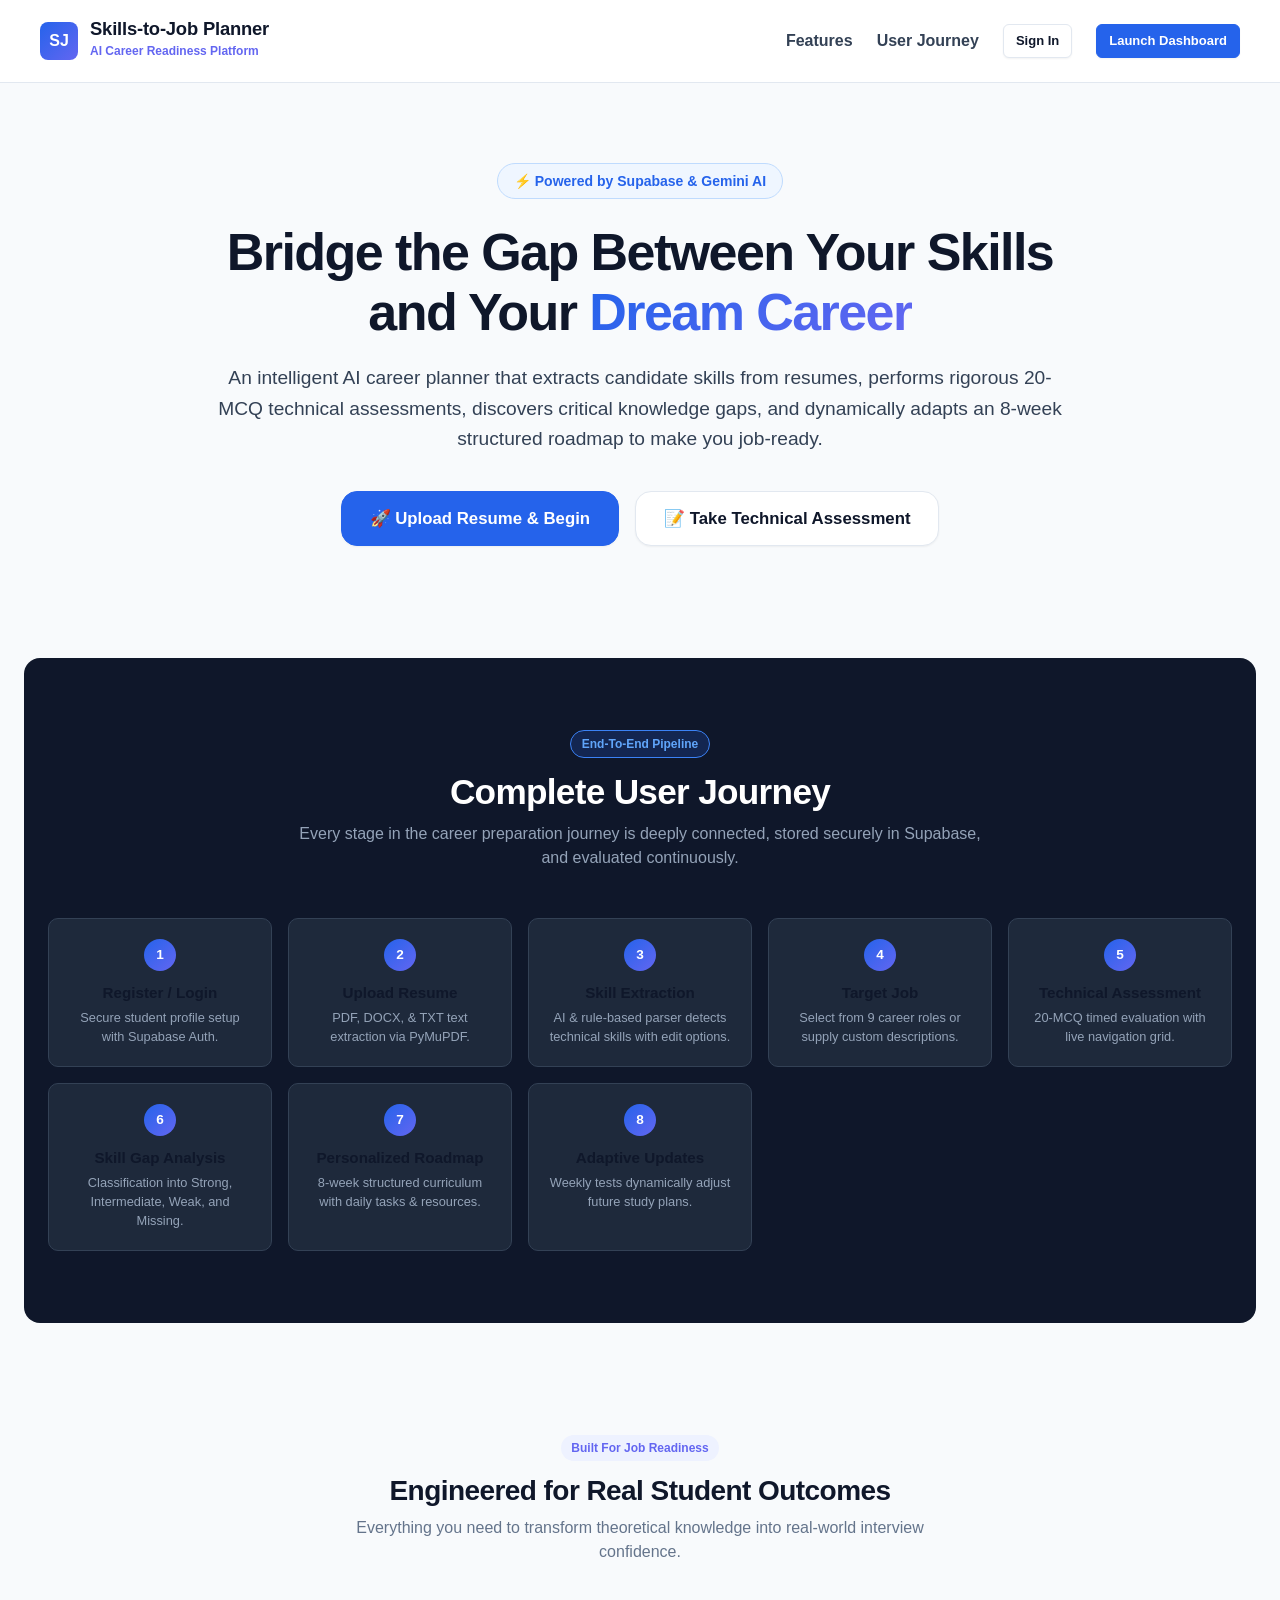
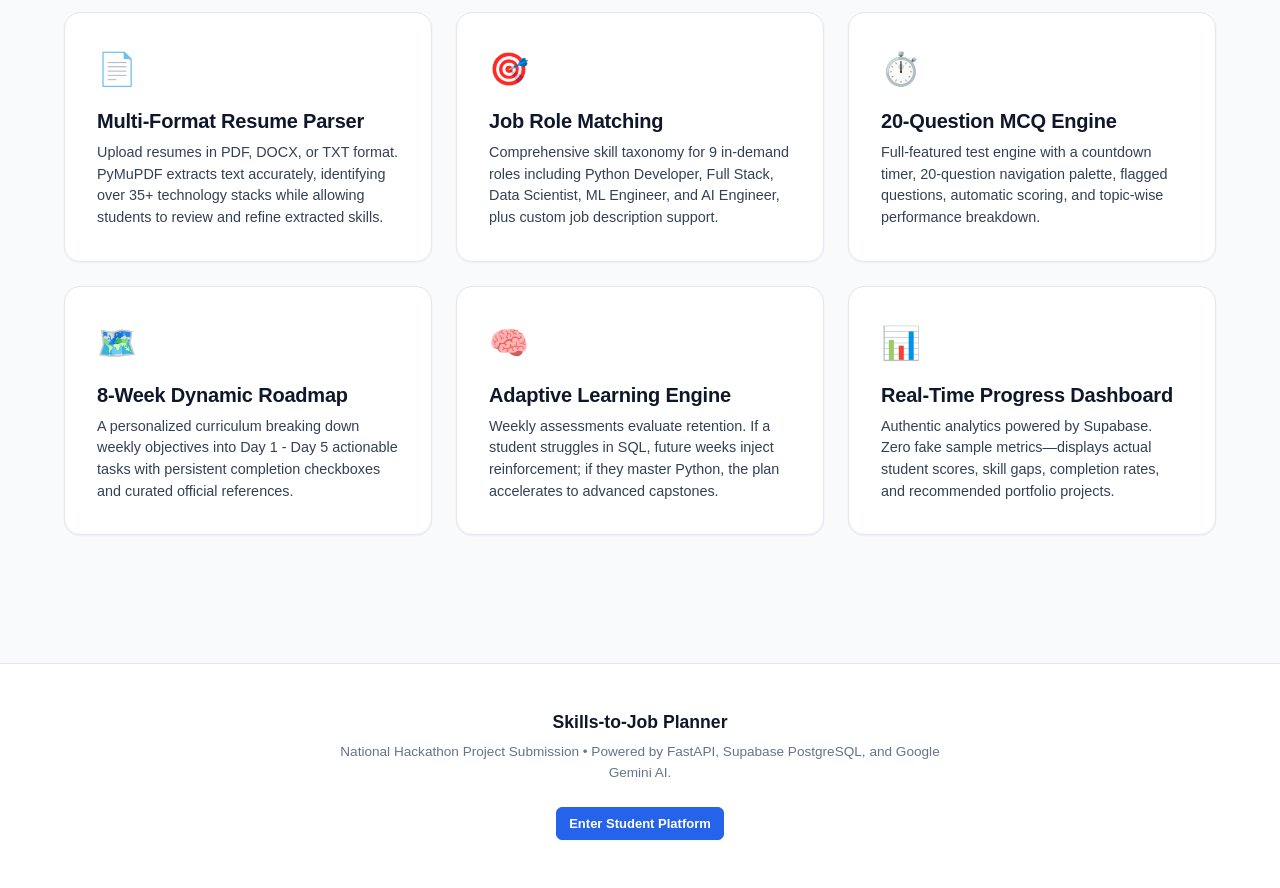
<file: frontend/index.html>
<!DOCTYPE html>
<html lang="en">
<head>
    <meta charset="UTF-8">
    <meta name="viewport" content="width=device-width, initial-scale=1.0">
    <title>Skills-to-Job Planner | AI Career Readiness Platform</title>
    <link rel="stylesheet" href="css/style.css">
    <style>
        /* Landing Page Specific Enhancements */
        .hero {
            padding: 5rem 1.5rem 4rem 1.5rem;
            text-align: center;
            max-width: 900px;
            margin: 0 auto;
        }
        .hero-badge {
            display: inline-flex;
            align-items: center;
            gap: 0.5rem;
            background-color: var(--primary-light);
            color: var(--primary);
            padding: 0.4rem 1rem;
            border-radius: var(--radius-full);
            font-size: 0.875rem;
            font-weight: 700;
            margin-bottom: 1.5rem;
            border: 1px solid var(--primary-border);
        }
        .hero-title {
            font-size: 3.25rem;
            font-weight: 800;
            line-height: 1.15;
            color: var(--text-primary);
            margin-bottom: 1.25rem;
            letter-spacing: -0.03em;
        }
        .hero-title span {
            background: linear-gradient(135deg, var(--primary) 0%, var(--violet) 100%);
            -webkit-background-clip: text;
            -webkit-text-fill-color: transparent;
        }
        .hero-subtitle {
            font-size: 1.2rem;
            color: var(--text-secondary);
            margin-bottom: 2.25rem;
            line-height: 1.6;
        }
        .hero-actions {
            display: flex;
            align-items: center;
            justify-content: center;
            gap: 1rem;
            flex-wrap: wrap;
        }
        .nav-header {
            display: flex;
            align-items: center;
            justify-content: space-between;
            padding: 1.25rem 2.5rem;
            background-color: var(--bg-surface);
            border-bottom: 1px solid var(--border);
            position: sticky;
            top: 0;
            z-index: 100;
        }
        .journey-section {
            background-color: #0f172a;
            color: #ffffff;
            padding: 4.5rem 1.5rem;
            border-radius: var(--radius-lg);
            margin: 3rem 1.5rem;
        }
        .journey-step-card {
            background-color: #1e293b;
            border: 1px solid #334155;
            border-radius: var(--radius-md);
            padding: 1.25rem;
            color: #ffffff;
            text-align: center;
            transition: var(--transition);
        }
        .journey-step-card:hover {
            border-color: var(--primary);
            transform: translateY(-2px);
        }
        .step-number {
            width: 32px;
            height: 32px;
            border-radius: 50%;
            background: linear-gradient(135deg, var(--primary) 0%, var(--violet) 100%);
            color: #fff;
            display: flex;
            align-items: center;
            justify-content: center;
            margin: 0 auto 0.75rem auto;
            font-weight: 700;
            font-size: 0.85rem;
        }
        .features-grid {
            display: grid;
            grid-template-columns: repeat(auto-fit, minmax(280px, 1fr));
            gap: 1.5rem;
            margin-top: 2.5rem;
        }
        .feature-card {
            background-color: var(--bg-surface);
            border: 1px solid var(--border);
            border-radius: var(--radius-lg);
            padding: 2rem;
            box-shadow: var(--shadow-sm);
        }
        .feature-icon {
            font-size: 2rem;
            margin-bottom: 1rem;
            display: inline-block;
        }
    </style>
</head>
<body>

    <!-- Header Navigation -->
    <header class="nav-header">
        <div style="display: flex; align-items: center; gap: 0.75rem;">
            <div class="brand-logo" style="width: 38px; height: 38px; border-radius: 8px; background: linear-gradient(135deg, #2563eb, #6366f1); display: flex; align-items: center; justify-content: center; color: #fff; font-weight: 800;">
                SJ
            </div>
            <div>
                <h3 style="font-size: 1.15rem; font-weight: 800; line-height: 1;">Skills-to-Job Planner</h3>
                <span style="font-size: 0.75rem; color: var(--violet); font-weight: 600;">AI Career Readiness Platform</span>
            </div>
        </div>

        <nav style="display: flex; align-items: center; gap: 1.5rem;">
            <a href="#features" style="font-weight: 600; color: var(--text-secondary);">Features</a>
            <a href="#journey" style="font-weight: 600; color: var(--text-secondary);">User Journey</a>
            <a href="auth.html" class="btn btn-secondary btn-sm">Sign In</a>
            <a href="dashboard.html" class="btn btn-primary btn-sm">Launch Dashboard</a>
        </nav>
    </header>

    <!-- Hero Section -->
    <section class="hero">
        <div class="hero-badge">
            ⚡ Powered by Supabase & Gemini AI
        </div>
        <h1 class="hero-title">
            Bridge the Gap Between Your Skills and Your <span>Dream Career</span>
        </h1>
        <p class="hero-subtitle">
            An intelligent AI career planner that extracts candidate skills from resumes, performs rigorous 20-MCQ technical assessments, discovers critical knowledge gaps, and dynamically adapts an 8-week structured roadmap to make you job-ready.
        </p>
        <div class="hero-actions">
            <a href="dashboard.html#resume" class="btn btn-primary btn-lg">
                🚀 Upload Resume & Begin
            </a>
            <a href="dashboard.html#assessment" class="btn btn-secondary btn-lg">
                📝 Take Technical Assessment
            </a>
        </div>
    </section>

    <!-- Complete User Journey Section -->
    <section id="journey" class="journey-section">
        <div style="text-align: center; max-width: 700px; margin: 0 auto 3rem auto;">
            <span class="badge badge-primary" style="background: rgba(37,99,235,0.2); color: #60a5fa; border: 1px solid #3b82f6;">End-to-End Pipeline</span>
            <h2 style="color: #fff; margin-top: 0.75rem; font-size: 2.2rem;">Complete User Journey</h2>
            <p style="color: #94a3b8; font-size: 1rem; margin-top: 0.5rem;">
                Every stage in the career preparation journey is deeply connected, stored securely in Supabase, and evaluated continuously.
            </p>
        </div>

        <div style="display: grid; grid-template-columns: repeat(auto-fit, minmax(200px, 1fr)); gap: 1rem;">
            <div class="journey-step-card">
                <div class="step-number">1</div>
                <h4 style="font-size: 0.95rem; margin-bottom: 0.35rem;">Register / Login</h4>
                <p style="font-size: 0.8rem; color: #94a3b8;">Secure student profile setup with Supabase Auth.</p>
            </div>
            <div class="journey-step-card">
                <div class="step-number">2</div>
                <h4 style="font-size: 0.95rem; margin-bottom: 0.35rem;">Upload Resume</h4>
                <p style="font-size: 0.8rem; color: #94a3b8;">PDF, DOCX, & TXT text extraction via PyMuPDF.</p>
            </div>
            <div class="journey-step-card">
                <div class="step-number">3</div>
                <h4 style="font-size: 0.95rem; margin-bottom: 0.35rem;">Skill Extraction</h4>
                <p style="font-size: 0.8rem; color: #94a3b8;">AI & rule-based parser detects technical skills with edit options.</p>
            </div>
            <div class="journey-step-card">
                <div class="step-number">4</div>
                <h4 style="font-size: 0.95rem; margin-bottom: 0.35rem;">Target Job</h4>
                <p style="font-size: 0.8rem; color: #94a3b8;">Select from 9 career roles or supply custom descriptions.</p>
            </div>
            <div class="journey-step-card">
                <div class="step-number">5</div>
                <h4 style="font-size: 0.95rem; margin-bottom: 0.35rem;">Technical Assessment</h4>
                <p style="font-size: 0.8rem; color: #94a3b8;">20-MCQ timed evaluation with live navigation grid.</p>
            </div>
            <div class="journey-step-card">
                <div class="step-number">6</div>
                <h4 style="font-size: 0.95rem; margin-bottom: 0.35rem;">Skill Gap Analysis</h4>
                <p style="font-size: 0.8rem; color: #94a3b8;">Classification into Strong, Intermediate, Weak, and Missing.</p>
            </div>
            <div class="journey-step-card">
                <div class="step-number">7</div>
                <h4 style="font-size: 0.95rem; margin-bottom: 0.35rem;">Personalized Roadmap</h4>
                <p style="font-size: 0.8rem; color: #94a3b8;">8-week structured curriculum with daily tasks & resources.</p>
            </div>
            <div class="journey-step-card">
                <div class="step-number">8</div>
                <h4 style="font-size: 0.95rem; margin-bottom: 0.35rem;">Adaptive Updates</h4>
                <p style="font-size: 0.8rem; color: #94a3b8;">Weekly tests dynamically adjust future study plans.</p>
            </div>
        </div>
    </section>

    <!-- Core Features Section -->
    <section id="features" style="max-width: 1200px; margin: 0 auto; padding: 4rem 1.5rem;">
        <div style="text-align: center; max-width: 600px; margin: 0 auto 3rem auto;">
            <span class="badge badge-violet">Built for Job Readiness</span>
            <h2 style="margin-top: 0.75rem;">Engineered for Real Student Outcomes</h2>
            <p style="margin-top: 0.5rem; color: var(--text-muted);">
                Everything you need to transform theoretical knowledge into real-world interview confidence.
            </p>
        </div>

        <div class="features-grid">
            <div class="feature-card">
                <div class="feature-icon">📄</div>
                <h3 style="margin-bottom: 0.5rem;">Multi-Format Resume Parser</h3>
                <p style="font-size: 0.9rem;">
                    Upload resumes in PDF, DOCX, or TXT format. PyMuPDF extracts text accurately, identifying over 35+ technology stacks while allowing students to review and refine extracted skills.
                </p>
            </div>
            <div class="feature-card">
                <div class="feature-icon">🎯</div>
                <h3 style="margin-bottom: 0.5rem;">Job Role Matching</h3>
                <p style="font-size: 0.9rem;">
                    Comprehensive skill taxonomy for 9 in-demand roles including Python Developer, Full Stack, Data Scientist, ML Engineer, and AI Engineer, plus custom job description support.
                </p>
            </div>
            <div class="feature-card">
                <div class="feature-icon">⏱️</div>
                <h3 style="margin-bottom: 0.5rem;">20-Question MCQ Engine</h3>
                <p style="font-size: 0.9rem;">
                    Full-featured test engine with a countdown timer, 20-question navigation palette, flagged questions, automatic scoring, and topic-wise performance breakdown.
                </p>
            </div>
            <div class="feature-card">
                <div class="feature-icon">🗺️</div>
                <h3 style="margin-bottom: 0.5rem;">8-Week Dynamic Roadmap</h3>
                <p style="font-size: 0.9rem;">
                    A personalized curriculum breaking down weekly objectives into Day 1 - Day 5 actionable tasks with persistent completion checkboxes and curated official references.
                </p>
            </div>
            <div class="feature-card">
                <div class="feature-icon">🧠</div>
                <h3 style="margin-bottom: 0.5rem;">Adaptive Learning Engine</h3>
                <p style="font-size: 0.9rem;">
                    Weekly assessments evaluate retention. If a student struggles in SQL, future weeks inject reinforcement; if they master Python, the plan accelerates to advanced capstones.
                </p>
            </div>
            <div class="feature-card">
                <div class="feature-icon">📊</div>
                <h3 style="margin-bottom: 0.5rem;">Real-Time Progress Dashboard</h3>
                <p style="font-size: 0.9rem;">
                    Authentic analytics powered by Supabase. Zero fake sample metrics—displays actual student scores, skill gaps, completion rates, and recommended portfolio projects.
                </p>
            </div>
        </div>
    </section>

    <!-- Footer -->
    <footer style="background-color: var(--bg-surface); border-top: 1px solid var(--border); padding: 3rem 1.5rem; text-align: center; margin-top: 4rem;">
        <div style="max-width: 600px; margin: 0 auto;">
            <h4 style="font-size: 1.1rem; font-weight: 800; color: var(--text-primary); margin-bottom: 0.5rem;">Skills-to-Job Planner</h4>
            <p style="font-size: 0.85rem; color: var(--text-muted); margin-bottom: 1.5rem;">
                National Hackathon Project Submission &bull; Powered by FastAPI, Supabase PostgreSQL, and Google Gemini AI.
            </p>
            <a href="dashboard.html" class="btn btn-primary btn-sm">Enter Student Platform</a>
        </div>
    </footer>

</body>
</html>
</file>
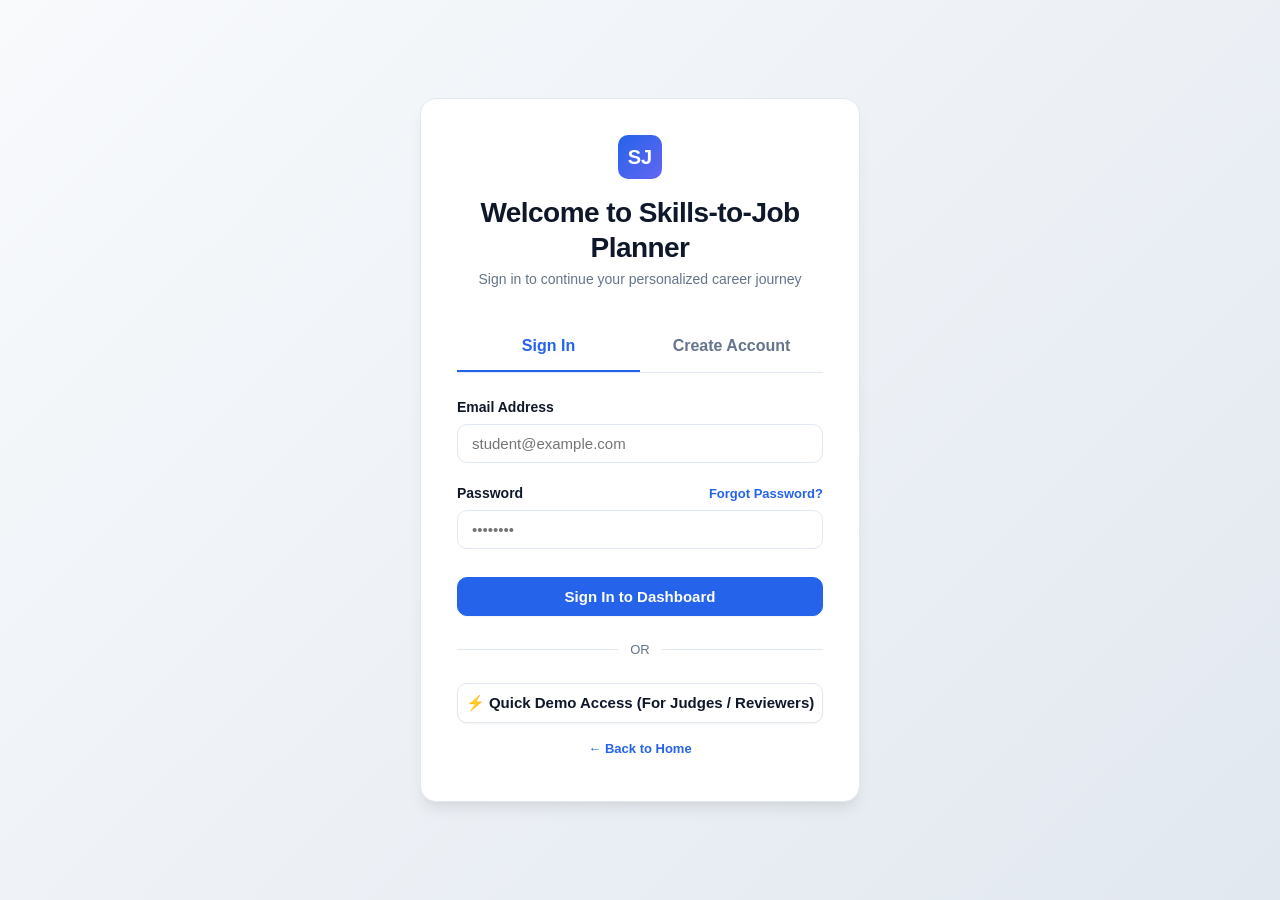
<file: frontend/auth.html>
<!DOCTYPE html>
<html lang="en">
<head>
    <meta charset="UTF-8">
    <meta name="viewport" content="width=device-width, initial-scale=1.0">
    <title>Sign In / Register | Skills-to-Job Planner</title>
    <link rel="stylesheet" href="css/style.css">
    <link rel="stylesheet" href="css/auth.css">
</head>
<body class="auth-page">

    <div class="auth-card">
        <div class="auth-header">
            <div class="brand-logo" style="width: 44px; height: 44px; border-radius: 10px; background: linear-gradient(135deg, #2563eb, #6366f1); display: flex; align-items: center; justify-content: center; color: #fff; font-weight: 800; font-size: 1.25rem;">
                SJ
            </div>
            <h2 id="auth-title" style="margin-top: 0.75rem;">Welcome to Skills-to-Job Planner</h2>
            <p id="auth-subtitle" style="font-size: 0.875rem; color: var(--text-muted); margin-top: 0.25rem;">Sign in to continue your personalized career journey</p>
        </div>

        <!-- Auth Tabs: Login vs Register -->
        <div class="auth-tabs">
            <div class="auth-tab active" id="tab-login" onclick="switchAuthTab('login')">Sign In</div>
            <div class="auth-tab" id="tab-register" onclick="switchAuthTab('register')">Create Account</div>
        </div>

        <!-- Login Form -->
        <form id="form-login" onsubmit="handleLogin(event)">
            <div class="form-group">
                <label class="form-label" for="login-email">Email Address</label>
                <input type="email" id="login-email" class="form-control" placeholder="student@example.com" required>
            </div>
            <div class="form-group">
                <div style="display: flex; justify-content: space-between; align-items: center; margin-bottom: 0.35rem;">
                    <label class="form-label" for="login-password" style="margin-bottom: 0;">Password</label>
                    <a href="javascript:void(0)" onclick="openForgotView()" id="link-forgot-password" style="font-size: 0.8125rem; color: var(--primary); font-weight: 600; text-decoration: none;">Forgot Password?</a>
                </div>
                <input type="password" id="login-password" class="form-control" placeholder="••••••••" required>
            </div>
            <button type="submit" id="btn-login-submit" class="btn btn-primary" style="width: 100%; margin-top: 0.5rem;">
                Sign In to Dashboard
            </button>
        </form>

        <!-- Register Form -->
        <form id="form-register" style="display: none;" onsubmit="handleRegister(event)">
            <div class="form-group">
                <label class="form-label" for="reg-name">Full Name</label>
                <input type="text" id="reg-name" class="form-control" placeholder="Alex Morgan" required>
            </div>
            <div class="form-group">
                <label class="form-label" for="reg-email">Email Address</label>
                <input type="email" id="reg-email" class="form-control" placeholder="alex@example.com" required>
            </div>
            <div class="form-group">
                <label class="form-label" for="reg-password">Password</label>
                <input type="password" id="reg-password" class="form-control" placeholder="Min. 6 characters" minlength="6" required>
            </div>
            <div class="form-group">
                <label class="form-label" for="reg-role">Target Career Role</label>
                <select id="reg-role" class="form-select">
                    <option value="Full Stack Developer">Full Stack Developer</option>
                    <option value="Python Developer">Python Developer</option>
                    <option value="Frontend Developer">Frontend Developer</option>
                    <option value="Backend Developer">Backend Developer</option>
                    <option value="Data Analyst">Data Analyst</option>
                    <option value="Data Scientist">Data Scientist</option>
                    <option value="Machine Learning Engineer">Machine Learning Engineer</option>
                    <option value="AI Engineer">AI Engineer</option>
                    <option value="Software Engineer">Software Engineer</option>
                </select>
            </div>
            <button type="submit" id="btn-reg-submit" class="btn btn-primary" style="width: 100%; margin-top: 0.5rem;">
                Create Account & Start Planning
            </button>
        </form>

        <!-- Forgot Password Flow -->
        <div id="auth-forgot-flow" style="display: none;">
            <!-- Step 1: Request Code -->
            <form id="form-forgot-step1" onsubmit="handleForgotPassword(event)">
                <div class="form-group">
                    <label class="form-label" for="forgot-email">Registered Email Address</label>
                    <input type="email" id="forgot-email" class="form-control" placeholder="student@example.com" required>
                    <p class="form-hint" style="margin-top: 0.4rem; font-size: 0.8125rem; color: var(--text-muted);">
                        Enter your registered email. We will generate a secure verification code to reset your account password.
                    </p>
                </div>
                <button type="submit" id="btn-forgot-send" class="btn btn-primary" style="width: 100%; margin-top: 0.5rem;">
                    Send Recovery Code
                </button>
                <button type="button" class="btn btn-outline btn-sm" onclick="cancelForgotView()" style="width: 100%; margin-top: 0.75rem;">
                    &larr; Back to Sign In
                </button>
            </form>

            <!-- Step 2: Enter Code & New Password -->
            <form id="form-forgot-step2" style="display: none;" onsubmit="handleResetPassword(event)">
                <div id="forgot-otp-banner" style="background: #eff6ff; border: 1px solid #bfdbfe; color: #1e40af; padding: 0.75rem; border-radius: var(--radius-md); font-size: 0.85rem; margin-bottom: 1.25rem;">
                    A verification code has been generated. Enter it below with your new password.
                </div>
                <div class="form-group">
                    <label class="form-label" for="reset-email">Email Address</label>
                    <input type="email" id="reset-email" class="form-control" readonly style="background-color: var(--bg-surface-alt); cursor: not-allowed;">
                </div>
                <div class="form-group">
                    <label class="form-label" for="reset-otp">Verification Code / OTP</label>
                    <input type="text" id="reset-otp" class="form-control" placeholder="e.g. 123456" required autocomplete="off">
                </div>
                <div class="form-group">
                    <label class="form-label" for="reset-new-password">New Password</label>
                    <input type="password" id="reset-new-password" class="form-control" placeholder="Min. 6 characters" minlength="6" required>
                </div>
                <div class="form-group">
                    <label class="form-label" for="reset-confirm-password">Confirm New Password</label>
                    <input type="password" id="reset-confirm-password" class="form-control" placeholder="Re-enter new password" minlength="6" required>
                </div>
                <button type="submit" id="btn-reset-submit" class="btn btn-success" style="width: 100%; margin-top: 0.5rem;">
                    Reset Password & Continue
                </button>
                <div style="display: flex; justify-content: space-between; margin-top: 1rem;">
                    <a href="javascript:void(0)" onclick="openForgotView()" style="font-size: 0.8125rem; color: var(--text-muted); text-decoration: none;">&larr; Request New Code</a>
                    <a href="javascript:void(0)" onclick="cancelForgotView()" style="font-size: 0.8125rem; color: var(--primary); font-weight: 600; text-decoration: none;">Back to Sign In</a>
                </div>
            </form>
        </div>

        <div id="auth-secondary-actions">
            <div class="auth-divider">OR</div>

            <!-- Quick Guest Demo Access for Judges -->
            <div style="display: flex; flex-direction: column; gap: 0.65rem;">
                <button type="button" class="btn btn-secondary" onclick="loginGuestDemo()" style="width: 100%;">
                    ⚡ Quick Demo Access (For Judges / Reviewers)
                </button>
                <a href="index.html" class="btn btn-outline btn-sm" style="width: 100%; border: none;">
                    &larr; Back to Home
                </a>
            </div>
        </div>
    </div>

    <script src="js/api.js"></script>
    <script>
        function switchAuthTab(tab) {
            const isLogin = tab === 'login';
            document.getElementById('tab-login').classList.toggle('active', isLogin);
            document.getElementById('tab-register').classList.toggle('active', !isLogin);
            document.getElementById('form-login').style.display = isLogin ? 'block' : 'none';
            document.getElementById('form-register').style.display = isLogin ? 'none' : 'block';
            document.getElementById('auth-title').innerText = isLogin ? 'Welcome to Skills-to-Job Planner' : 'Create Student Account';
            document.getElementById('auth-subtitle').innerText = isLogin ? 'Sign in to continue your personalized career journey' : 'Start your guided roadmap to job readiness';
        }

        async function handleLogin(e) {
            e.preventDefault();
            const btn = document.getElementById('btn-login-submit');
            const emailInput = document.getElementById('login-email');
            const passwordInput = document.getElementById('login-password');

            const email = emailInput.value.trim();
            const password = passwordInput.value;

            if (!email || !/^[^\s@]+@[^\s@]+\.[^\s@]+$/.test(email)) {
                showToast("Please enter a valid email address.", "warning");
                emailInput.focus();
                return;
            }

            if (!password) {
                showToast("Please enter your password.", "warning");
                passwordInput.focus();
                return;
            }

            btn.disabled = true;
            btn.innerText = "Signing in...";

            try {
                const res = await API.post('/api/auth/login', { email, password });
                API.setToken(res.access_token);
                API.setUser(res.user);
                showToast("Login successful! Redirecting...", "success");
                setTimeout(() => { window.location.href = "dashboard.html"; }, 800);
            } catch (err) {
                showToast(err.message || "Failed to sign in. Please verify your credentials.", "error");
                btn.disabled = false;
                btn.innerText = "Sign In to Dashboard";
            }
        }

        async function handleRegister(e) {
            e.preventDefault();
            const btn = document.getElementById('btn-reg-submit');
            const nameInput = document.getElementById('reg-name');
            const emailInput = document.getElementById('reg-email');
            const passwordInput = document.getElementById('reg-password');
            const roleInput = document.getElementById('reg-role');

            const fullName = nameInput.value.trim();
            const email = emailInput.value.trim();
            const password = passwordInput.value;
            const targetRole = roleInput.value;

            // Client-side validations
            if (!fullName || fullName.length < 2) {
                showToast("Please enter your full name (minimum 2 characters).", "warning");
                nameInput.focus();
                return;
            }

            if (!email || !/^[^\s@]+@[^\s@]+\.[^\s@]+$/.test(email)) {
                showToast("Please enter a valid email address.", "warning");
                emailInput.focus();
                return;
            }

            if (!password || password.length < 6) {
                showToast("Password must be at least 6 characters long.", "warning");
                passwordInput.focus();
                return;
            }

            btn.disabled = true;
            btn.innerText = "Creating account...";

            try {
                const res = await API.post('/api/auth/register', {
                    email,
                    password,
                    full_name: fullName,
                    target_role: targetRole
                });

                if (res.email_confirmation_required || !res.access_token) {
                    showToast(res.message || "Account created! Please check your email to confirm your account.", "info");
                    switchAuthTab('login');
                    document.getElementById('login-email').value = email;
                    document.getElementById('login-password').value = "";
                    btn.disabled = false;
                    btn.innerText = "Create Account & Start Planning";
                    return;
                }

                API.setToken(res.access_token);
                API.setUser(res.user);
                showToast("Account created successfully! Redirecting...", "success");
                setTimeout(() => { window.location.href = "dashboard.html"; }, 800);
            } catch (err) {
                showToast(err.message || "Registration failed.", "error");
                btn.disabled = false;
                btn.innerText = "Create Account & Start Planning";
            }
        }

        function loginGuestDemo() {
            // Instant demo account setup for evaluation
            const demoUser = {
                id: "guest-judge-session",
                email: "evaluator@hackathon.org",
                full_name: "Hackathon Judge",
                target_role: "Full Stack Developer"
            };
            API.setUser(demoUser);
            showToast("Entering platform in Judge Evaluation mode...", "info");
            setTimeout(() => { window.location.href = "dashboard.html"; }, 600);
        }

        // ==================== FORGOT & RESET PASSWORD FLOW ====================

        function openForgotView() {
            document.querySelector('.auth-tabs').style.display = 'none';
            document.getElementById('form-login').style.display = 'none';
            document.getElementById('form-register').style.display = 'none';
            document.getElementById('auth-secondary-actions').style.display = 'none';
            
            document.getElementById('auth-forgot-flow').style.display = 'block';
            document.getElementById('form-forgot-step1').style.display = 'block';
            document.getElementById('form-forgot-step2').style.display = 'none';

            document.getElementById('auth-title').innerText = 'Reset Your Password';
            document.getElementById('auth-subtitle').innerText = 'Enter your registered email to receive a recovery code';

            const currentLoginEmail = document.getElementById('login-email').value.trim();
            if (currentLoginEmail) {
                document.getElementById('forgot-email').value = currentLoginEmail;
            }
        }

        function cancelForgotView() {
            document.querySelector('.auth-tabs').style.display = 'flex';
            document.getElementById('auth-forgot-flow').style.display = 'none';
            document.getElementById('auth-secondary-actions').style.display = 'block';
            switchAuthTab('login');
        }

        async function handleForgotPassword(e) {
            e.preventDefault();
            const btn = document.getElementById('btn-forgot-send');
            const emailInput = document.getElementById('forgot-email');
            const email = emailInput.value.trim().toLowerCase();

            if (!email || !/^[^\s@]+@[^\s@]+\.[^\s@]+$/.test(email)) {
                showToast("Please enter a valid registered email address.", "warning");
                emailInput.focus();
                return;
            }

            btn.disabled = true;
            btn.innerText = "Generating recovery code...";

            try {
                const res = await API.post('/api/auth/forgot-password', { email });
                showToast(res.message || "Recovery code generated successfully!", "success");

                // Advance to step 2
                document.getElementById('form-forgot-step1').style.display = 'none';
                document.getElementById('form-forgot-step2').style.display = 'block';
                document.getElementById('reset-email').value = email;

                const banner = document.getElementById('forgot-otp-banner');
                if (res.otp) {
                    document.getElementById('reset-otp').value = res.otp;
                    banner.innerHTML = `✓ Verification code generated for <strong>${escapeHtml(email)}</strong>.<br>Code: <strong style="font-size: 1.1rem; color: #1e3a8a; letter-spacing: 2px;">${escapeHtml(res.otp)}</strong> (Auto-filled below for quick verification).`;
                    banner.style.display = 'block';
                } else {
                    banner.innerHTML = `Verification code sent to <strong>${escapeHtml(email)}</strong>. Please check your inbox.`;
                    banner.style.display = 'block';
                }

                document.getElementById('reset-new-password').focus();
            } catch (err) {
                showToast(err.message || "Could not generate recovery code. Please check your email.", "error");
            } finally {
                btn.disabled = false;
                btn.innerText = "Send Recovery Code";
            }
        }

        async function handleResetPassword(e) {
            e.preventDefault();
            const btn = document.getElementById('btn-reset-submit');
            const email = document.getElementById('reset-email').value.trim();
            const otp = document.getElementById('reset-otp').value.trim();
            const newPassword = document.getElementById('reset-new-password').value;
            const confirmPassword = document.getElementById('reset-confirm-password').value;

            if (!otp) {
                showToast("Please enter the verification code or recovery token.", "warning");
                document.getElementById('reset-otp').focus();
                return;
            }

            if (!newPassword || newPassword.length < 6) {
                showToast("New password must be at least 6 characters long.", "warning");
                document.getElementById('reset-new-password').focus();
                return;
            }

            if (newPassword !== confirmPassword) {
                showToast("Passwords do not match. Please re-enter.", "warning");
                document.getElementById('reset-confirm-password').focus();
                return;
            }

            btn.disabled = true;
            btn.innerText = "Updating password in Supabase...";

            try {
                const res = await API.post('/api/auth/reset-password', {
                    email,
                    token_or_otp: otp,
                    new_password: newPassword
                });

                showToast(res.message || "Password updated! You can now log in.", "success");

                // Switch back to login form with new credentials prefilled
                cancelForgotView();
                document.getElementById('login-email').value = email;
                document.getElementById('login-password').value = newPassword;
                document.getElementById('btn-login-submit').focus();

            } catch (err) {
                showToast(err.message || "Password reset failed.", "error");
            } finally {
                btn.disabled = false;
                btn.innerText = "Reset Password & Continue";
            }
        }
    </script>
</body>
</html>
</file>
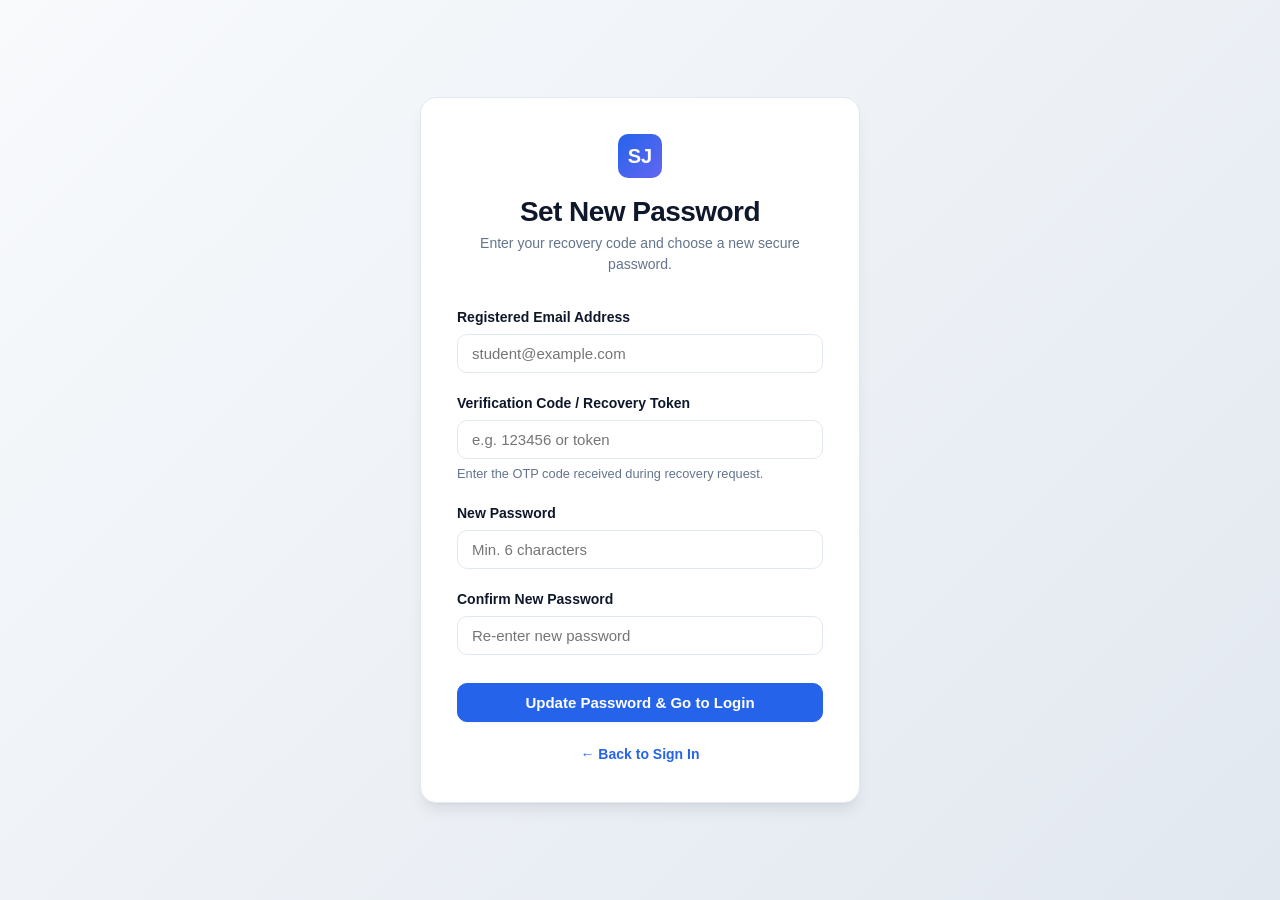
<file: frontend/reset-password.html>
<!DOCTYPE html>
<html lang="en">
<head>
    <meta charset="UTF-8">
    <meta name="viewport" content="width=device-width, initial-scale=1.0">
    <title>Reset Password | Skills-to-Job Planner</title>
    <link rel="stylesheet" href="css/style.css">
    <link rel="stylesheet" href="css/auth.css">
</head>
<body class="auth-page">

    <div class="auth-card">
        <div class="auth-header">
            <div class="brand-logo" style="width: 44px; height: 44px; border-radius: 10px; background: linear-gradient(135deg, #2563eb, #6366f1); display: flex; align-items: center; justify-content: center; color: #fff; font-weight: 800; font-size: 1.25rem;">
                SJ
            </div>
            <h2 id="reset-title" style="margin-top: 0.75rem;">Set New Password</h2>
            <p id="reset-subtitle" style="font-size: 0.875rem; color: var(--text-muted); margin-top: 0.25rem;">
                Enter your recovery code and choose a new secure password.
            </p>
        </div>

        <form id="form-reset-standalone" onsubmit="handleStandaloneReset(event)">
            <div class="form-group">
                <label class="form-label" for="page-reset-email">Registered Email Address</label>
                <input type="email" id="page-reset-email" class="form-control" placeholder="student@example.com" required>
            </div>

            <div class="form-group">
                <label class="form-label" for="page-reset-token">Verification Code / Recovery Token</label>
                <input type="text" id="page-reset-token" class="form-control" placeholder="e.g. 123456 or token" required autocomplete="off">
                <p class="form-hint" style="margin-top: 0.35rem; font-size: 0.8rem; color: var(--text-muted);">
                    Enter the OTP code received during recovery request.
                </p>
            </div>

            <div class="form-group">
                <label class="form-label" for="page-new-password">New Password</label>
                <input type="password" id="page-new-password" class="form-control" placeholder="Min. 6 characters" minlength="6" required>
            </div>

            <div class="form-group">
                <label class="form-label" for="page-confirm-password">Confirm New Password</label>
                <input type="password" id="page-confirm-password" class="form-control" placeholder="Re-enter new password" minlength="6" required>
            </div>

            <button type="submit" id="btn-page-reset-submit" class="btn btn-primary" style="width: 100%; margin-top: 0.5rem;">
                Update Password & Go to Login
            </button>

            <div style="text-align: center; margin-top: 1.25rem;">
                <a href="auth.html" style="font-size: 0.875rem; color: var(--primary); font-weight: 600; text-decoration: none;">
                    &larr; Back to Sign In
                </a>
            </div>
        </form>

        <div id="reset-success-box" style="display: none; text-align: center; padding: 1.5rem 0;">
            <div style="font-size: 3rem; margin-bottom: 0.5rem; color: var(--success);">✓</div>
            <h3 style="margin-bottom: 0.5rem;">Password Updated!</h3>
            <p style="color: var(--text-secondary); font-size: 0.9rem; margin-bottom: 1.5rem;">
                Your Supabase account password has been successfully updated. Redirecting to sign in...
            </p>
            <a href="auth.html" class="btn btn-primary" style="width: 100%;">
                Sign In Now →
            </a>
        </div>
    </div>

    <script src="js/api.js"></script>
    <script>
        document.addEventListener("DOMContentLoaded", () => {
            // Read query params if arriving from email recovery link
            const params = new URLSearchParams(window.location.search);
            const emailParam = params.get("email");
            const tokenParam = params.get("token") || params.get("otp");

            if (emailParam) {
                const el = document.getElementById("page-reset-email");
                if (el) el.value = emailParam;
            }
            if (tokenParam) {
                const el = document.getElementById("page-reset-token");
                if (el) el.value = tokenParam;
            }
        });

        async function handleStandaloneReset(e) {
            e.preventDefault();
            const btn = document.getElementById("btn-page-reset-submit");
            const email = document.getElementById("page-reset-email").value.trim().toLowerCase();
            const tokenOrOtp = document.getElementById("page-reset-token").value.trim();
            const newPassword = document.getElementById("page-new-password").value;
            const confirmPassword = document.getElementById("page-confirm-password").value;

            if (!email || !/^[^\s@]+@[^\s@]+\.[^\s@]+$/.test(email)) {
                showToast("Please enter a valid registered email address.", "warning");
                return;
            }

            if (!tokenOrOtp) {
                showToast("Please enter the recovery verification code or token.", "warning");
                return;
            }

            if (!newPassword || newPassword.length < 6) {
                showToast("Password must be at least 6 characters long.", "warning");
                return;
            }

            if (newPassword !== confirmPassword) {
                showToast("Passwords do not match. Please re-enter.", "warning");
                return;
            }

            btn.disabled = true;
            btn.innerText = "Updating password in Supabase...";

            try {
                const res = await API.post("/api/auth/reset-password", {
                    email,
                    token_or_otp: tokenOrOtp,
                    new_password: newPassword
                });

                showToast(res.message || "Password successfully updated!", "success");

                document.getElementById("form-reset-standalone").style.display = "none";
                document.getElementById("reset-success-box").style.display = "block";

                setTimeout(() => {
                    window.location.href = "auth.html";
                }, 1500);

            } catch (err) {
                showToast(err.message || "Failed to update password. Please verify code.", "error");
                btn.disabled = false;
                btn.innerText = "Update Password & Go to Login";
            }
        }
    </script>
</body>
</html>
</file>
<file: frontend/css/style.css>
/* ====================================================================
   SKILLS-TO-JOB PLANNER - CORE DESIGN SYSTEM & STYLESHEET
   Professional SaaS theme: Clean white/slate background, dark navy typography,
   indigo/blue accents, emerald completion, amber alerts.
   ==================================================================== */

:root {
    --bg-page: #f8fafc;
    --bg-surface: #ffffff;
    --bg-surface-alt: #f1f5f9;
    --bg-surface-elevated: #ffffff;

    --text-primary: #0f172a;
    --text-secondary: #334155;
    --text-muted: #64748b;
    --text-inverse: #ffffff;

    --primary: #2563eb;
    --primary-hover: #1d4ed8;
    --primary-light: #eff6ff;
    --primary-border: #bfdbfe;

    --violet: #6366f1;
    --violet-hover: #4f46e5;
    --violet-light: #eef2ff;

    --success: #10b981;
    --success-light: #ecfdf5;
    --success-border: #a7f3d0;
    --success-text: #065f46;

    --warning: #f59e0b;
    --warning-light: #fffbeb;
    --warning-border: #fde68a;
    --warning-text: #92400e;

    --danger: #ef4444;
    --danger-light: #fef2f2;
    --danger-border: #fecaca;
    --danger-text: #991b1b;

    --border: #e2e8f0;
    --border-hover: #cbd5e1;

    --radius-sm: 6px;
    --radius-md: 10px;
    --radius-lg: 16px;
    --radius-full: 9999px;

    --shadow-sm: 0 1px 2px 0 rgb(0 0 0 / 0.05);
    --shadow-md: 0 4px 6px -1px rgb(0 0 0 / 0.07), 0 2px 4px -2px rgb(0 0 0 / 0.07);
    --shadow-lg: 0 10px 15px -3px rgb(0 0 0 / 0.08), 0 4px 6px -4px rgb(0 0 0 / 0.05);

    --font: -apple-system, BlinkMacSystemFont, "Segoe UI", Roboto, Helvetica, Arial, sans-serif;
    --transition: all 0.2s ease-in-out;
}

*, *::before, *::after {
    box-sizing: border-box;
    margin: 0;
    padding: 0;
}

html {
    font-size: 16px;
    scroll-behavior: smooth;
}

body {
    font-family: var(--font);
    background-color: var(--bg-page);
    color: var(--text-primary);
    line-height: 1.5;
    -webkit-font-smoothing: antialiased;
}

/* -------------------- TYPOGRAPHY -------------------- */

h1, h2, h3, h4, h5, h6 {
    color: var(--text-primary);
    font-weight: 700;
    line-height: 1.25;
}

h1 { font-size: 2.25rem; letter-spacing: -0.025em; }
h2 { font-size: 1.75rem; letter-spacing: -0.02em; }
h3 { font-size: 1.25rem; letter-spacing: -0.01em; }
h4 { font-size: 1.1rem; }

p {
    color: var(--text-secondary);
}

a {
    color: var(--primary);
    text-decoration: none;
    transition: var(--transition);
}

a:hover {
    color: var(--primary-hover);
}

/* -------------------- BUTTONS -------------------- */

.btn {
    display: inline-flex;
    align-items: center;
    justify-content: center;
    gap: 0.5rem;
    font-family: inherit;
    font-size: 0.9375rem;
    font-weight: 600;
    padding: 0.625rem 1.25rem;
    border-radius: var(--radius-md);
    border: 1px solid transparent;
    cursor: pointer;
    transition: var(--transition);
    text-align: center;
    white-space: nowrap;
    text-decoration: none;
}

.btn-primary {
    background-color: var(--primary);
    color: var(--text-inverse);
    border-color: var(--primary);
    box-shadow: var(--shadow-sm);
}

.btn-primary:hover {
    background-color: var(--primary-hover);
    border-color: var(--primary-hover);
    color: var(--text-inverse);
}

.btn-secondary {
    background-color: var(--bg-surface);
    color: var(--text-primary);
    border-color: var(--border);
    box-shadow: var(--shadow-sm);
}

.btn-secondary:hover {
    background-color: var(--bg-surface-alt);
    border-color: var(--border-hover);
}

.btn-violet {
    background-color: var(--violet);
    color: var(--text-inverse);
}

.btn-violet:hover {
    background-color: var(--violet-hover);
}

.btn-outline {
    background-color: transparent;
    color: var(--primary);
    border-color: var(--primary);
}

.btn-outline:hover {
    background-color: var(--primary-light);
}

.btn-success {
    background-color: var(--success);
    color: var(--text-inverse);
}

.btn-sm {
    padding: 0.375rem 0.75rem;
    font-size: 0.8125rem;
    border-radius: var(--radius-sm);
}

.btn-lg {
    padding: 0.875rem 1.75rem;
    font-size: 1.05rem;
    border-radius: var(--radius-lg);
}

.btn:disabled {
    opacity: 0.6;
    cursor: not-allowed;
    pointer-events: none;
}

/* -------------------- CARDS & CONTAINERS -------------------- */

.card {
    background-color: var(--bg-surface);
    border: 1px solid var(--border);
    border-radius: var(--radius-lg);
    padding: 1.5rem;
    box-shadow: var(--shadow-sm);
    transition: var(--transition);
}

.card:hover {
    border-color: var(--border-hover);
}

.card-header {
    display: flex;
    align-items: center;
    justify-content: space-between;
    margin-bottom: 1.25rem;
    padding-bottom: 0.75rem;
    border-bottom: 1px solid var(--border);
}

.card-title {
    font-size: 1.15rem;
    font-weight: 700;
    color: var(--text-primary);
}

.card-subtitle {
    font-size: 0.875rem;
    color: var(--text-muted);
    margin-top: 0.25rem;
}

/* -------------------- BADGES & PILLS -------------------- */

.badge {
    display: inline-flex;
    align-items: center;
    gap: 0.35rem;
    padding: 0.25rem 0.65rem;
    font-size: 0.75rem;
    font-weight: 600;
    border-radius: var(--radius-full);
    text-transform: capitalize;
}

.badge-primary { background-color: var(--primary-light); color: var(--primary); border: 1px solid var(--primary-border); }
.badge-violet { background-color: var(--violet-light); color: var(--violet); }
.badge-success { background-color: var(--success-light); color: var(--success-text); border: 1px solid var(--success-border); }
.badge-warning { background-color: var(--warning-light); color: var(--warning-text); border: 1px solid var(--warning-border); }
.badge-danger { background-color: var(--danger-light); color: var(--danger-text); border: 1px solid var(--danger-border); }
.badge-slate { background-color: var(--bg-surface-alt); color: var(--text-secondary); border: 1px solid var(--border); }

/* -------------------- FORM CONTROLS -------------------- */

.form-group {
    margin-bottom: 1.25rem;
}

.form-label {
    display: block;
    font-size: 0.875rem;
    font-weight: 600;
    color: var(--text-primary);
    margin-bottom: 0.375rem;
}

.form-control, .form-select, textarea {
    width: 100%;
    font-family: inherit;
    font-size: 0.9375rem;
    padding: 0.625rem 0.875rem;
    border: 1px solid var(--border);
    border-radius: var(--radius-md);
    background-color: var(--bg-surface);
    color: var(--text-primary);
    transition: var(--transition);
}

.form-control:focus, .form-select:focus, textarea:focus {
    outline: none;
    border-color: var(--primary);
    box-shadow: 0 0 0 3px rgba(37, 99, 235, 0.15);
}

.form-hint {
    font-size: 0.8125rem;
    color: var(--text-muted);
    margin-top: 0.35rem;
}

/* -------------------- TOAST NOTIFICATIONS -------------------- */

.toast-container {
    position: fixed;
    bottom: 1.5rem;
    right: 1.5rem;
    z-index: 9999;
    display: flex;
    flex-direction: column;
    gap: 0.75rem;
    pointer-events: none;
}

.toast {
    display: flex;
    align-items: center;
    gap: 0.75rem;
    padding: 0.875rem 1.25rem;
    border-radius: var(--radius-md);
    background-color: var(--text-primary);
    color: var(--text-inverse);
    font-size: 0.875rem;
    font-weight: 500;
    box-shadow: var(--shadow-lg);
    pointer-events: auto;
    animation: toastSlideIn 0.25s ease-out;
    max-width: 380px;
}

.toast-success { background-color: #065f46; border-left: 4px solid var(--success); }
.toast-error { background-color: #7f1d1d; border-left: 4px solid var(--danger); }
.toast-warning { background-color: #78350f; border-left: 4px solid var(--warning); }
.toast-info { background-color: #1e293b; border-left: 4px solid var(--primary); }

.toast-icon {
    font-weight: bold;
    font-size: 1rem;
}

.toast-fadeout {
    opacity: 0;
    transform: translateY(10px);
    transition: var(--transition);
}

@keyframes toastSlideIn {
    from { opacity: 0; transform: translateY(15px); }
    to { opacity: 1; transform: translateY(0); }
}

/* -------------------- EMPTY STATES -------------------- */

.empty-state {
    text-align: center;
    padding: 3rem 1.5rem;
    background-color: var(--bg-surface);
    border: 2px dashed var(--border);
    border-radius: var(--radius-lg);
}

.empty-state-icon {
    font-size: 3rem;
    margin-bottom: 1rem;
    display: inline-block;
}

.empty-state-title {
    font-size: 1.25rem;
    font-weight: 700;
    color: var(--text-primary);
    margin-bottom: 0.5rem;
}

.empty-state-description {
    font-size: 0.9375rem;
    color: var(--text-muted);
    max-width: 480px;
    margin: 0 auto 1.5rem auto;
}

/* -------------------- PROGRESS BARS -------------------- */

.progress-bar-container {
    width: 100%;
    height: 8px;
    background-color: var(--bg-surface-alt);
    border-radius: var(--radius-full);
    overflow: hidden;
    position: relative;
}

.progress-bar-fill {
    height: 100%;
    background: linear-gradient(90deg, var(--primary) 0%, var(--violet) 100%);
    border-radius: var(--radius-full);
    transition: width 0.4s ease;
}

.progress-bar-success {
    background: var(--success);
}
</file>
<file: frontend/css/auth.css>
/* ====================================================================
   AUTH PAGE STYLES - SKILLS-TO-JOB PLANNER
   ==================================================================== */

.auth-page {
    min-height: 100vh;
    display: flex;
    align-items: center;
    justify-content: center;
    background: linear-gradient(135deg, #f8fafc 0%, #e2e8f0 100%);
    padding: 2rem 1rem;
}

.auth-card {
    width: 100%;
    max-width: 440px;
    background-color: var(--bg-surface);
    border: 1px solid var(--border);
    border-radius: var(--radius-lg);
    box-shadow: var(--shadow-lg);
    padding: 2.25rem;
}

.auth-header {
    text-align: center;
    margin-bottom: 2rem;
}

.auth-header .brand-logo {
    margin: 0 auto 1rem auto;
}

.auth-tabs {
    display: flex;
    border-bottom: 1px solid var(--border);
    margin-bottom: 1.5rem;
}

.auth-tab {
    flex: 1;
    text-align: center;
    padding: 0.75rem 0;
    font-weight: 600;
    color: var(--text-muted);
    cursor: pointer;
    border-bottom: 2px solid transparent;
    transition: var(--transition);
}

.auth-tab.active {
    color: var(--primary);
    border-bottom-color: var(--primary);
}

.auth-divider {
    display: flex;
    align-items: center;
    text-align: center;
    margin: 1.5rem 0;
    color: var(--text-muted);
    font-size: 0.8125rem;
}

.auth-divider::before, .auth-divider::after {
    content: "";
    flex: 1;
    border-bottom: 1px solid var(--border);
}

.auth-divider::before { margin-right: 0.75rem; }
.auth-divider::after { margin-left: 0.75rem; }
</file>
